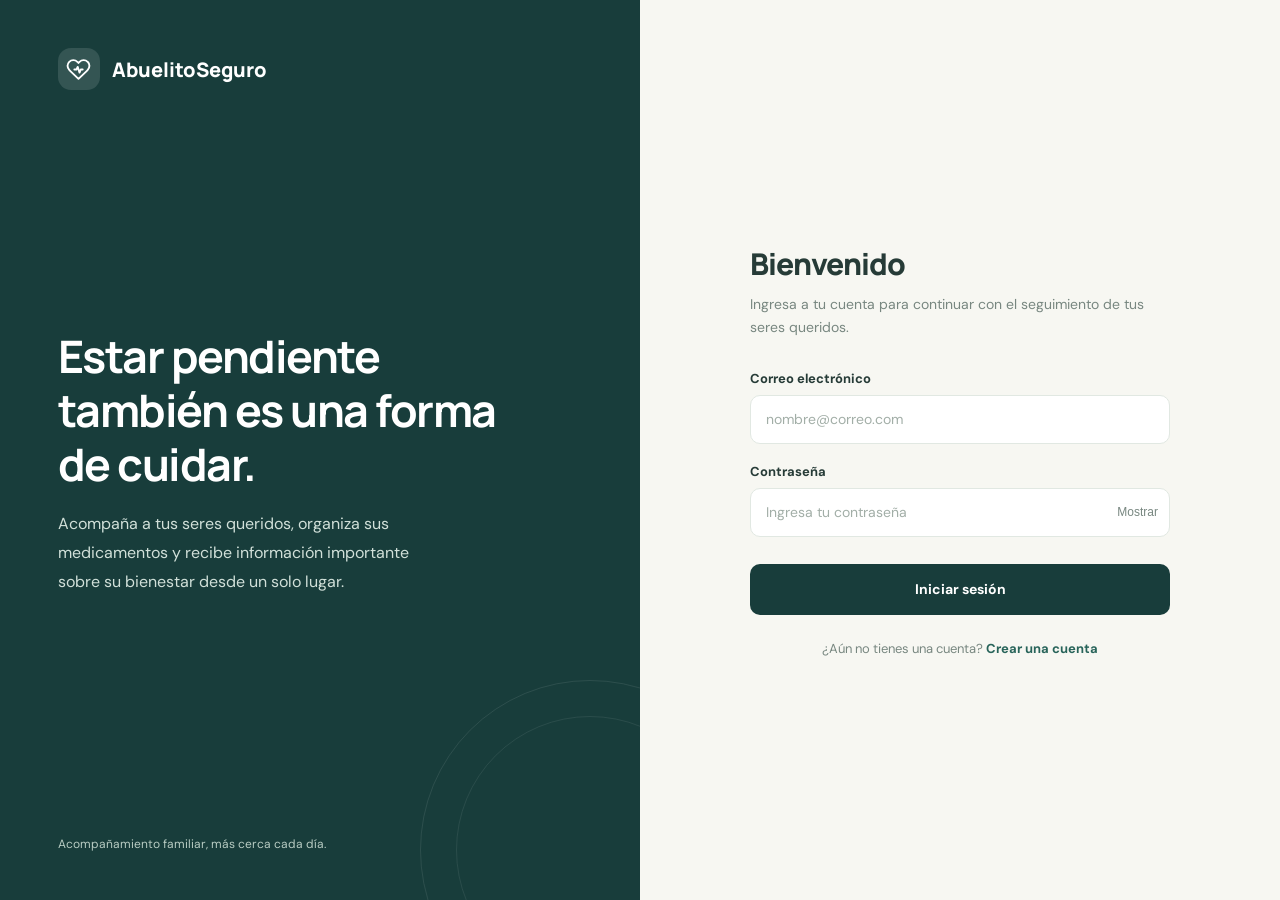
<file: frontend/index.html>
<!DOCTYPE html>
<html lang="es">
<head>
    <meta charset="UTF-8">
    <meta name="viewport" content="width=device-width, initial-scale=1.0">
    <meta name="theme-color" content="#183D3B">

    <title>Inicio | AbuelitoSeguro</title>

    <link rel="stylesheet" href="css/styles.css">
    <script src="js/api.js" defer></script>
    <script src="js/app.js" defer></script>
</head>

<body>

<div class="app-layout">

    <!-- NAVEGACIÓN LATERAL -->
    <aside class="sidebar" id="sidebar">

        <a href="index.html" class="brand-logo">
            <span class="brand-symbol" aria-hidden="true">
                <svg width="25" height="25" viewBox="0 0 24 24"
                     fill="none" stroke="currentColor"
                     stroke-width="1.8" stroke-linecap="round"
                     stroke-linejoin="round">
                    <path d="M20.8 4.6a5.5 5.5 0 0 0-7.8 0L12 5.7l-1.1-1.1a5.5 5.5 0 0 0-7.8 7.8l1.1 1.1L12 21l7.8-7.5 1.1-1.1a5.5 5.5 0 0 0-.1-7.8Z"/>
                    <path d="M8 12h2l1.2-2.5L13 15l1.2-3H16"/>
                </svg>
            </span>
            <span>AbuelitoSeguro</span>
        </a>

        <div class="sidebar-label">MENÚ PRINCIPAL</div>

        <nav class="main-nav">

            <button class="nav-item active" data-view="inicio">
                <span class="nav-icon">⌂</span>
                <span>Inicio</span>
            </button>

            <button class="nav-item" data-view="adultos">
                <span class="nav-icon">♧</span>
                <span>Adultos mayores</span>
            </button>

            <button class="nav-item" data-view="medicamentos">
                <span class="nav-icon">＋</span>
                <span>Medicamentos</span>
            </button>

            <button class="nav-item" data-view="actividad">
                <span class="nav-icon">◷</span>
                <span>Actividad</span>
            </button>

        </nav>

        <div class="sidebar-bottom">
            <div class="sidebar-user">
                <div class="user-avatar" id="user-avatar">F</div>
                <div class="user-details">
                    <strong id="sidebar-user-name">Familiar</strong>
                    <span>Cuenta familiar</span>
                </div>
            </div>

            <button class="logout-button" id="logout-button">
                <span>↪</span>
                Cerrar sesión
            </button>
        </div>

    </aside>

    <!-- CONTENIDO PRINCIPAL -->
    <main class="main-content">

        <header class="topbar">

            <button class="mobile-menu-button" id="mobile-menu-button"
                    aria-label="Abrir menú">
                ☰
            </button>

            <div class="breadcrumb">
                <span>AbuelitoSeguro</span>
                <span class="breadcrumb-separator">/</span>
                <strong id="page-title">Inicio</strong>
            </div>

            <div class="topbar-user">
                <span class="status-indicator"></span>
                <span>Panel familiar</span>
            </div>

        </header>

        <div class="page-container">

            <div id="app-message" class="app-message"
                 role="alert" aria-live="polite"></div>

            <!-- INICIO -->
            <section class="view active" id="view-inicio">

                <div class="welcome-section">
                    <div>
                        <span class="eyebrow">PANEL FAMILIAR</span>
                        <h1 id="welcome-title">Bienvenido</h1>
                        <p>
                            Aquí puedes consultar y organizar el
                            acompañamiento de tus seres queridos.
                        </p>
                    </div>

                    <div class="welcome-date" id="current-date"></div>
                </div>

                <div class="stats-grid">

                    <article class="stat-card">
                        <div class="stat-icon green">♧</div>
                        <div>
                            <span>Adultos registrados</span>
                            <strong id="stat-adults">—</strong>
                        </div>
                    </article>

                    <article class="stat-card">
                        <div class="stat-icon blue">＋</div>
                        <div>
                            <span>Medicamentos registrados</span>
                            <strong id="stat-medications">—</strong>
                        </div>
                    </article>

                    <article class="stat-card">
                        <div class="stat-icon orange">!</div>
                        <div>
                            <span>Alertas registradas</span>
                            <strong id="stat-alerts">—</strong>
                        </div>
                    </article>

                </div>

                <div class="content-grid">

                    <article class="panel-card adults-panel">
                        <div class="panel-heading">
                            <div>
                                <span class="eyebrow">SEGUIMIENTO</span>
                                <h2>Adultos mayores</h2>
                            </div>

                            <button class="text-button" data-view="adultos">
                                Ver todos →
                            </button>
                        </div>

                        <div id="home-adults-list" class="adult-list">
                            <div class="loading-state">Cargando información...</div>
                        </div>
                    </article>

                    <article class="panel-card">
                        <div class="panel-heading">
                            <div>
                                <span class="eyebrow">INFORMACIÓN</span>
                                <h2>Actividad reciente</h2>
                            </div>

                            <button class="text-button" data-view="actividad">
                                Ver actividad →
                            </button>
                        </div>

                        <div id="home-activity-list" class="activity-list">
                            <div class="empty-state">
                                Selecciona un adulto mayor para consultar su actividad.
                            </div>
                        </div>
                    </article>

                </div>

                <div class="quick-actions">
                    <div>
                        <span class="eyebrow">ACCESOS DIRECTOS</span>
                        <h2>¿Qué necesitas hacer?</h2>
                    </div>

                    <div class="quick-actions-list">
                        <button class="quick-action" data-view="adultos">
                            <span class="quick-action-icon">＋</span>
                            <span>
                                <strong>Registrar adulto</strong>
                                <small>Agregar un familiar al seguimiento</small>
                            </span>
                            <span class="action-arrow">→</span>
                        </button>

                        <button class="quick-action" data-view="medicamentos">
                            <span class="quick-action-icon">＋</span>
                            <span>
                                <strong>Registrar medicamento</strong>
                                <small>Organizar dosis y horarios</small>
                            </span>
                            <span class="action-arrow">→</span>
                        </button>
                    </div>
                </div>

            </section>

            <!-- ADULTOS MAYORES -->
            <section class="view" id="view-adultos">

                <div class="section-heading">
                    <div>
                        <span class="eyebrow">PERSONAS A TU CUIDADO</span>
                        <h1>Adultos mayores</h1>
                        <p>Administra el registro de las personas vinculadas a tu cuenta.</p>
                    </div>
                </div>

                <div class="panel-card form-panel">
                    <div class="panel-heading">
                        <div>
                            <h2>Registrar adulto mayor</h2>
                            <p>Ingresa sus datos de contacto.</p>
                        </div>
                    </div>

                    <form id="adult-form" class="inline-form">

                        <div class="form-group">
                            <label for="adult-name">Nombre completo</label>
                            <input type="text" id="adult-name"
                                   class="form-control"
                                   placeholder="Nombre del adulto mayor"
                                   maxlength="100" required>
                        </div>

                        <div class="form-group">
                            <label for="adult-phone">Número de celular</label>
                            <input type="tel" id="adult-phone"
                                   class="form-control"
                                   placeholder="519XXXXXXXX" required>
                        </div>

                        <button type="submit" class="primary-button"
                                id="adult-submit">
                            Registrar adulto
                        </button>

                    </form>
                </div>

                <div class="panel-card">
                    <div class="panel-heading">
                        <div>
                            <h2>Personas registradas</h2>
                            <p>Adultos mayores asociados a tu cuenta.</p>
                        </div>
                        <span class="count-label" id="adult-count">0 registrados</span>
                    </div>

                    <div id="adults-list" class="adult-list">
                        <div class="loading-state">Cargando información...</div>
                    </div>
                </div>

            </section>

            <!-- MEDICAMENTOS -->
            <section class="view" id="view-medicamentos">

                <div class="section-heading">
                    <div>
                        <span class="eyebrow">ORGANIZACIÓN DE TRATAMIENTOS</span>
                        <h1>Medicamentos</h1>
                        <p>Registra los medicamentos y horarios de cada adulto mayor.</p>
                    </div>
                </div>

                <div class="panel-card form-panel">

                    <div class="panel-heading">
                        <div>
                            <h2>Registrar medicamento</h2>
                            <p>Completa la información del medicamento.</p>
                        </div>
                    </div>

                    <form id="medication-form" class="form-grid">

                        <div class="form-group full-width">
                            <label for="med-adult">Adulto mayor</label>
                            <select id="med-adult" class="form-control" required>
                                <option value="">Selecciona un adulto</option>
                            </select>
                        </div>

                        <div class="form-group">
                            <label for="med-name">Nombre del medicamento</label>
                            <input type="text" id="med-name"
                                   class="form-control"
                                   placeholder="Ej. Paracetamol"
                                   required>
                        </div>

                        <div class="form-group">
                            <label for="med-dose">Dosis</label>
                            <input type="text" id="med-dose"
                                   class="form-control"
                                   placeholder="Ej. 500 mg"
                                   required>
                        </div>

                        <div class="form-group">
                            <label for="med-time">Horario</label>
                            <input type="time" id="med-time"
                                   class="form-control" required>
                        </div>

                        <div class="form-group form-submit">
                            <button type="submit" class="primary-button"
                                    id="medication-submit">
                                Registrar medicamento
                            </button>
                        </div>

                    </form>
                </div>

                <div class="panel-card">
                    <div class="panel-heading">
                        <div>
                            <h2>Medicamentos registrados</h2>
                            <p>Consulta los medicamentos asociados a cada persona.</p>
                        </div>
                    </div>

                    <div id="medications-list" class="medication-list">
                        <div class="empty-state">
                            Selecciona un adulto mayor para consultar sus medicamentos.
                        </div>
                    </div>
                </div>

            </section>

            <!-- ACTIVIDAD -->
            <section class="view" id="view-actividad">

                <div class="section-heading">
                    <div>
                        <span class="eyebrow">SEGUIMIENTO Y NOTIFICACIONES</span>
                        <h1>Actividad</h1>
                        <p>Consulta las confirmaciones, alertas y recordatorios registrados.</p>
                    </div>
                </div>

                <div class="panel-card">

                    <div class="activity-filter">
                        <div class="form-group">
                            <label for="activity-adult">Adulto mayor</label>
                            <select id="activity-adult" class="form-control">
                                <option value="">Selecciona un adulto</option>
                            </select>
                        </div>

                        <button class="primary-button" id="load-activity">
                            Consultar actividad
                        </button>
                    </div>

                    <div class="activity-tabs">
                        <button class="activity-tab active" data-activity="confirmaciones">
                            Confirmaciones
                        </button>
                        <button class="activity-tab" data-activity="alertas">
                            Alertas
                        </button>
                        <button class="activity-tab" data-activity="recordatorios">
                            Recordatorios
                        </button>
                    </div>

                    <div id="activity-results" class="activity-list">
                        <div class="empty-state">
                            Selecciona un adulto mayor para consultar su actividad.
                        </div>
                    </div>

                </div>

            </section>

            <footer class="app-footer">
                AbuelitoSeguro · Panel de acompañamiento familiar
            </footer>

        </div>

    </main>

</div>

<div class="mobile-overlay" id="mobile-overlay"></div>

</body>
</html>
</file>
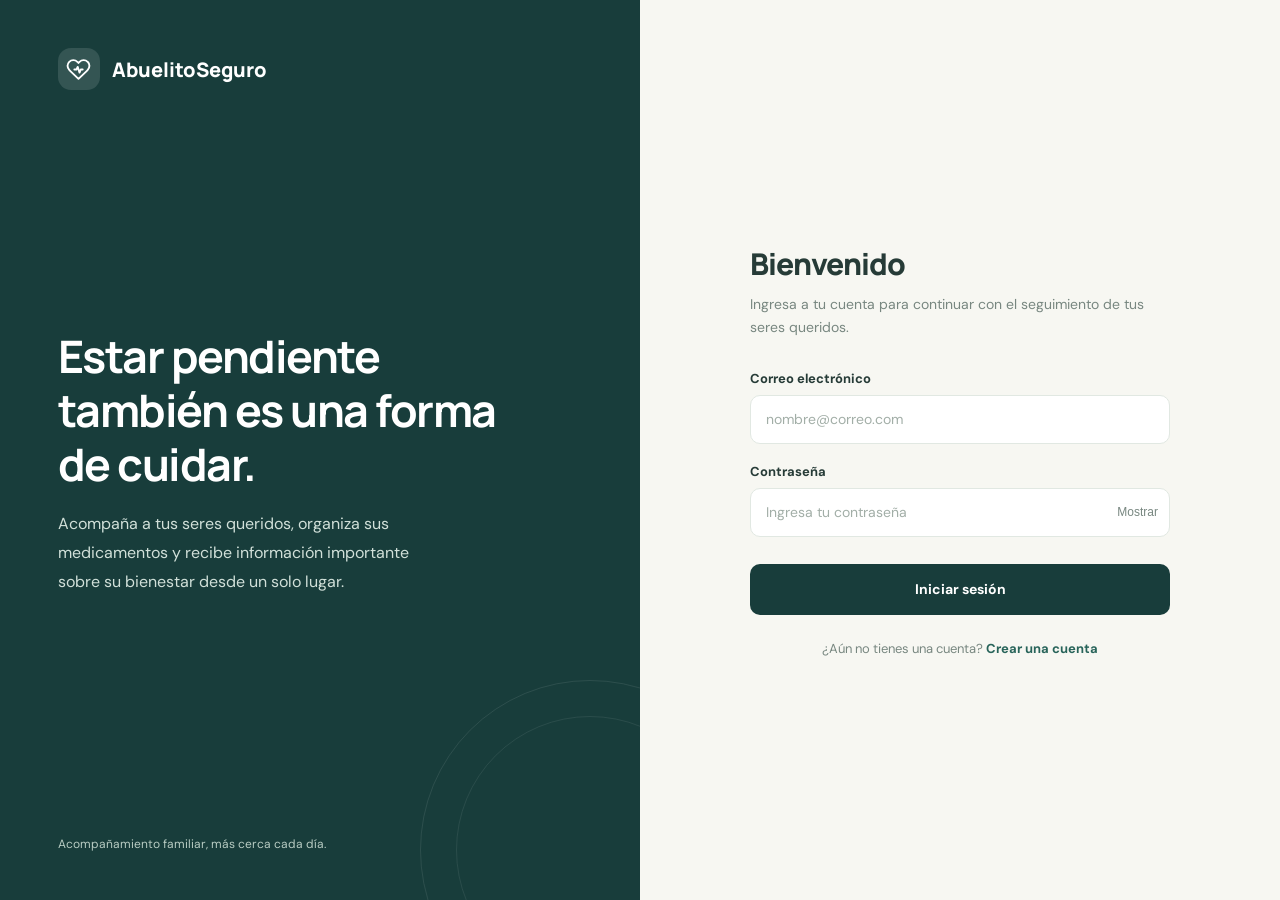
<file: frontend/login.html>
<!DOCTYPE html>
<html lang="es">
<head>
    <meta charset="UTF-8">
    <meta name="viewport" content="width=device-width, initial-scale=1.0">
    <meta name="theme-color" content="#183D3B">

    <title>Iniciar sesión | AbuelitoSeguro</title>

    <link rel="stylesheet" href="css/auth.css">
    <script src="js/auth.js" defer></script>
    <script src="js/api.js" defer></script>
</head>

<body>

    <main class="auth-layout">

        <!-- Panel de identidad -->
        <section class="auth-brand">

            <a href="login.html" class="brand-logo" style="color: white; text-decoration: none;">
                <span class="brand-symbol" aria-hidden="true">
                    <svg width="25" height="25" viewBox="0 0 24 24"
                         fill="none" stroke="currentColor"
                         stroke-width="1.8" stroke-linecap="round"
                         stroke-linejoin="round">
                        <path d="M20.8 4.6a5.5 5.5 0 0 0-7.8 0L12 5.7l-1.1-1.1a5.5 5.5 0 0 0-7.8 7.8l1.1 1.1L12 21l7.8-7.5 1.1-1.1a5.5 5.5 0 0 0-.1-7.8Z"/>
                        <path d="M8 12h2l1.2-2.5L13 15l1.2-3H16"/>
                    </svg>
                </span>
                <span>AbuelitoSeguro</span>
            </a>

            <div class="brand-content">
                <h1>Estar pendiente también es una forma de cuidar.</h1>

                <p>
                    Acompaña a tus seres queridos, organiza sus medicamentos
                    y recibe información importante sobre su bienestar
                    desde un solo lugar.
                </p>
            </div>

            <div class="brand-footer">
                Acompañamiento familiar, más cerca cada día.
            </div>

            <div class="brand-decoration"></div>

        </section>

        <!-- Formulario de acceso -->
        <section class="auth-main">

            <div class="auth-card">

                <div class="auth-heading">
                    <h2>Bienvenido</h2>
                    <p>
                        Ingresa a tu cuenta para continuar con el
                        seguimiento de tus seres queridos.
                    </p>
                </div>

                <div
                    id="auth-message"
                    class="auth-message"
                    role="alert"
                    aria-live="polite">
                </div>

                <form id="login-form">

                    <div class="form-group">
                        <label for="email">Correo electrónico</label>

                        <input
                            type="email"
                            id="email"
                            name="correo"
                            class="form-control"
                            placeholder="nombre@correo.com"
                            autocomplete="email"
                            required>
                    </div>

                    <div class="form-group">
                        <label for="password">Contraseña</label>

                        <div class="password-wrapper">
                            <input
                                type="password"
                                id="password"
                                name="password"
                                class="form-control"
                                placeholder="Ingresa tu contraseña"
                                autocomplete="current-password"
                                required>

                            <button
                                type="button"
                                class="password-toggle"
                                id="toggle-password"
                                aria-label="Mostrar contraseña"
                                aria-pressed="false">
                                Mostrar
                            </button>
                        </div>
                    </div>

                    <button
                        type="submit"
                        id="login-button"
                        class="auth-button">
                        Iniciar sesión
                    </button>

                </form>

                <div class="auth-switch">
                    ¿Aún no tienes una cuenta?
                    <a href="register.html">Crear una cuenta</a>
                </div>

            </div>

        </section>

    </main>

</body>
</html>
</file>
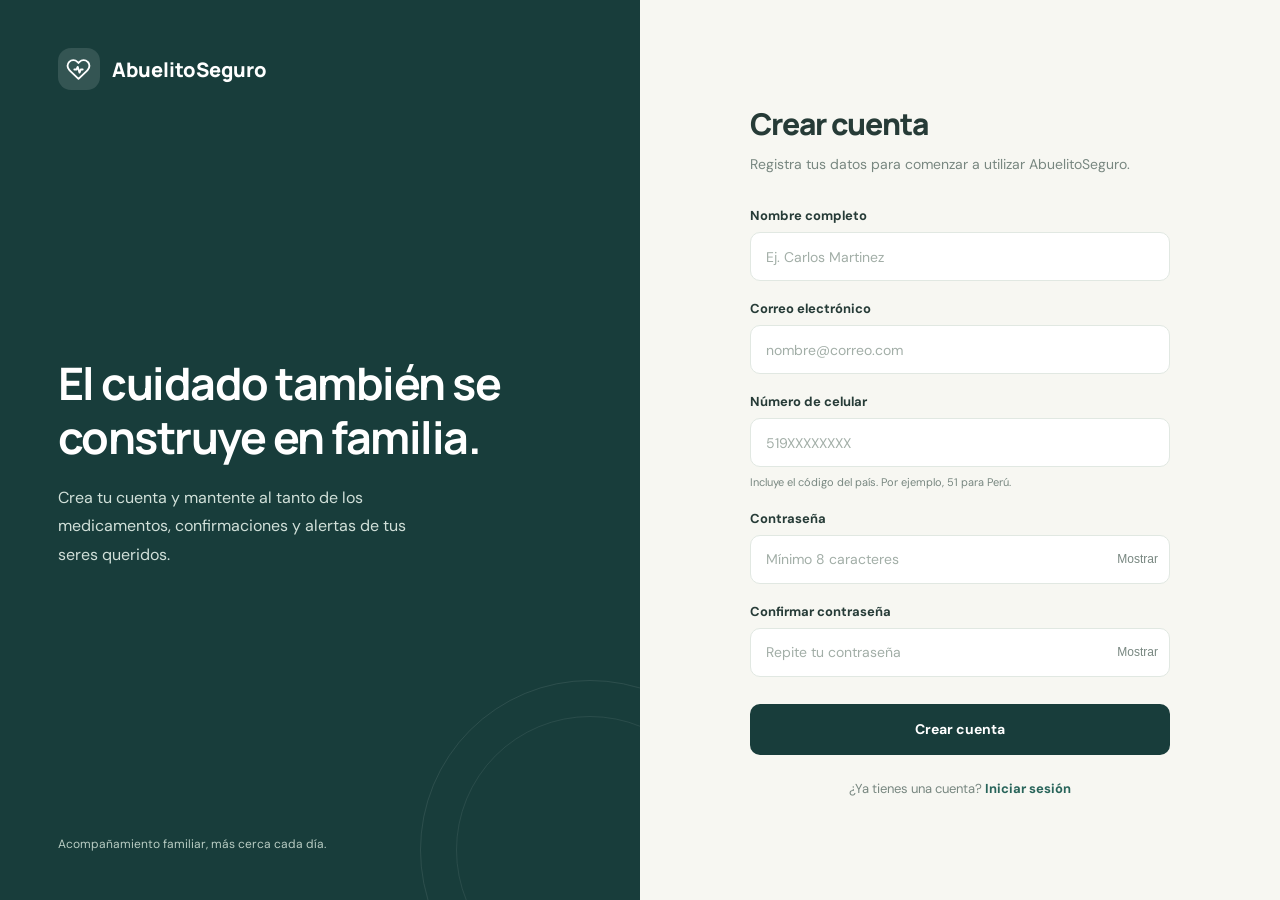
<file: frontend/register.html>
<!DOCTYPE html>
<html lang="es">
<head>
    <meta charset="UTF-8">
    <meta name="viewport" content="width=device-width, initial-scale=1.0">
    <meta name="theme-color" content="#183D3B">

    <title>Crear cuenta | AbuelitoSeguro</title>

    <link rel="stylesheet" href="css/auth.css">
    <script src="js/auth.js" defer></script>
    <script src="js/api.js" defer></script>
</head>

<body>

    <main class="auth-layout">

        <!-- Panel de identidad -->
        <section class="auth-brand">

            <a href="login.html" class="brand-logo" style="color: white; text-decoration: none;">
                <span class="brand-symbol" aria-hidden="true">
                    <svg width="25" height="25" viewBox="0 0 24 24"
                         fill="none" stroke="currentColor"
                         stroke-width="1.8" stroke-linecap="round"
                         stroke-linejoin="round">
                        <path d="M20.8 4.6a5.5 5.5 0 0 0-7.8 0L12 5.7l-1.1-1.1a5.5 5.5 0 0 0-7.8 7.8l1.1 1.1L12 21l7.8-7.5 1.1-1.1a5.5 5.5 0 0 0-.1-7.8Z"/>
                        <path d="M8 12h2l1.2-2.5L13 15l1.2-3H16"/>
                    </svg>
                </span>
                <span>AbuelitoSeguro</span>
            </a>

            <div class="brand-content">
                <h1>El cuidado también se construye en familia.</h1>

                <p>
                    Crea tu cuenta y mantente al tanto de los
                    medicamentos, confirmaciones y alertas
                    de tus seres queridos.
                </p>
            </div>

            <div class="brand-footer">
                Acompañamiento familiar, más cerca cada día.
            </div>

            <div class="brand-decoration"></div>

        </section>

        <!-- Formulario de registro -->
        <section class="auth-main">

            <div class="auth-card">

                <div class="auth-heading">
                    <h2>Crear cuenta</h2>
                    <p>
                        Registra tus datos para comenzar a utilizar
                        AbuelitoSeguro.
                    </p>
                </div>

                <div
                    id="auth-message"
                    class="auth-message"
                    role="alert"
                    aria-live="polite">
                </div>

                <form id="register-form">

                    <div class="form-group">
                        <label for="nombre">Nombre completo</label>

                        <input
                            type="text"
                            id="nombre"
                            name="nombre"
                            class="form-control"
                            placeholder="Ej. Carlos Martinez"
                            autocomplete="name"
                            maxlength="100"
                            required>
                    </div>

                    <div class="form-group">
                        <label for="correo">Correo electrónico</label>

                        <input
                            type="email"
                            id="correo"
                            name="correo"
                            class="form-control"
                            placeholder="nombre@correo.com"
                            autocomplete="email"
                            required>
                    </div>

                    <div class="form-group">
                        <label for="telefono">Número de celular</label>

                        <input
                            type="tel"
                            id="telefono"
                            name="telefono"
                            class="form-control"
                            placeholder="519XXXXXXXX"
                            autocomplete="tel"
                            required>

                        <p class="form-note">
                            Incluye el código del país. Por ejemplo,
                            51 para Perú.
                        </p>
                    </div>

                    <div class="form-group">
                        <label for="password">Contraseña</label>

                        <div class="password-wrapper">
                            <input
                                type="password"
                                id="password"
                                name="password"
                                class="form-control"
                                placeholder="Mínimo 8 caracteres"
                                autocomplete="new-password"
                                minlength="8"
                                required>

                            <button
                                type="button"
                                class="password-toggle"
                                id="toggle-password"
                                aria-label="Mostrar contraseña"
                                aria-pressed="false">
                                Mostrar
                            </button>
                        </div>
                    </div>

                    <div class="form-group">
                        <label for="confirmar-password">
                            Confirmar contraseña
                        </label>

                        <div class="password-wrapper">
                            <input
                                type="password"
                                id="confirmar-password"
                                name="confirmar-password"
                                class="form-control"
                                placeholder="Repite tu contraseña"
                                autocomplete="new-password"
                                minlength="8"
                                required>

                            <button
                                type="button"
                                class="password-toggle"
                                id="toggle-confirm-password"
                                aria-label="Mostrar confirmación de contraseña"
                                aria-pressed="false">
                                Mostrar
                            </button>
                        </div>
                    </div>

                    <button
                        type="submit"
                        id="register-button"
                        class="auth-button">
                        Crear cuenta
                    </button>

                </form>

                <div class="auth-switch">
                    ¿Ya tienes una cuenta?
                    <a href="login.html">Iniciar sesión</a>
                </div>

            </div>

        </section>

    </main>

</body>
</html>
</file>
<file: frontend/css/styles.css>
@import url('https://fonts.googleapis.com/css2?family=DM+Sans:wght@400;500;600;700&family=Manrope:wght@400;500;600;700;800&display=swap');

:root {
    --green-dark: #183D3B;
    --green: #28645A;
    --green-light: #E8F0EA;
    --cream: #F7F7F2;
    --white: #FFFFFF;
    --text: #263B37;
    --muted: #788780;
    --border: #E1E8E2;
    --orange: #B87935;
    --blue: #527A9C;
    --red: #B64242;
    --radius: 14px;
    --sidebar-width: 258px;
}

* {
    margin: 0;
    padding: 0;
    box-sizing: border-box;
}

body {
    min-height: 100vh;
    background: var(--cream);
    color: var(--text);
    font-family: 'DM Sans', sans-serif;
}

button, input, select {
    font: inherit;
}

button {
    cursor: pointer;
}

.app-layout {
    min-height: 100vh;
}

/* SIDEBAR */

.sidebar {
    width: var(--sidebar-width);
    height: 100vh;
    position: fixed;
    top: 0;
    left: 0;
    z-index: 20;
    background: var(--green-dark);
    color: white;
    padding: 30px 20px 20px;
    display: flex;
    flex-direction: column;
}

.brand-logo {
    display: flex;
    align-items: center;
    gap: 12px;
    color: white;
    text-decoration: none;
    font-family: 'Manrope', sans-serif;
    font-size: 19px;
    font-weight: 800;
    padding: 0 7px;
}

.brand-symbol {
    width: 42px;
    height: 42px;
    background: rgba(255,255,255,.12);
    border-radius: 13px;
    display: grid;
    place-items: center;
}

.sidebar-label {
    color: #9FB9AE;
    font-size: 10px;
    font-weight: 700;
    letter-spacing: 1.2px;
    margin: 55px 10px 15px;
}

.main-nav {
    display: flex;
    flex-direction: column;
    gap: 7px;
}

.nav-item {
    width: 100%;
    display: flex;
    align-items: center;
    gap: 13px;
    padding: 13px 14px;
    border: none;
    border-radius: 10px;
    color: #D0DED7;
    background: transparent;
    text-align: left;
    font-size: 13px;
    font-weight: 600;
    transition: .2s;
}

.nav-item:hover,
.nav-item.active {
    color: white;
    background: rgba(255,255,255,.12);
}

.nav-icon {
    width: 23px;
    text-align: center;
    font-size: 20px;
}

.sidebar-bottom {
    margin-top: auto;
}

.sidebar-user {
    display: flex;
    align-items: center;
    gap: 11px;
    padding: 15px 5px;
    border-top: 1px solid rgba(255,255,255,.13);
}

.user-avatar {
    width: 38px;
    height: 38px;
    flex-shrink: 0;
    display: grid;
    place-items: center;
    background: #DCE9DF;
    color: var(--green-dark);
    border-radius: 50%;
    font-weight: 800;
}

.user-details {
    display: flex;
    flex-direction: column;
    gap: 3px;
    min-width: 0;
}

.user-details strong {
    font-size: 12px;
    overflow: hidden;
    text-overflow: ellipsis;
    white-space: nowrap;
}

.user-details span {
    color: #B8CCC3;
    font-size: 11px;
}

.logout-button {
    width: 100%;
    padding: 11px;
    border: 1px solid rgba(255,255,255,.15);
    border-radius: 9px;
    background: transparent;
    color: #D0DED7;
    font-size: 12px;
    text-align: left;
}

.logout-button:hover {
    background: rgba(255,255,255,.1);
    color: white;
}

/* CONTENIDO */

.main-content {
    margin-left: var(--sidebar-width);
    min-height: 100vh;
}

.topbar {
    height: 70px;
    background: var(--white);
    border-bottom: 1px solid var(--border);
    display: flex;
    align-items: center;
    justify-content: space-between;
    padding: 0 42px;
}

.breadcrumb {
    display: flex;
    align-items: center;
    gap: 10px;
    font-size: 12px;
    color: var(--muted);
}

.breadcrumb strong {
    color: var(--text);
}

.breadcrumb-separator {
    color: #BBC5BE;
}

.topbar-user {
    display: flex;
    align-items: center;
    gap: 9px;
    font-size: 12px;
    color: var(--muted);
}

.status-indicator {
    width: 8px;
    height: 8px;
    border-radius: 50%;
    background: #5B9B70;
}

.page-container {
    max-width: 1440px;
    margin: 0 auto;
    padding: 38px 42px 25px;
}

.view {
    display: none;
}

.view.active {
    display: block;
}

.welcome-section,
.section-heading {
    display: flex;
    justify-content: space-between;
    align-items: flex-end;
    gap: 20px;
    margin-bottom: 30px;
}

.eyebrow {
    display: block;
    color: var(--green);
    font-size: 10px;
    font-weight: 800;
    letter-spacing: 1.3px;
    margin-bottom: 10px;
}

h1, h2 {
    font-family: 'Manrope', sans-serif;
    letter-spacing: -.6px;
}

.welcome-section h1,
.section-heading h1 {
    font-size: 30px;
    font-weight: 800;
    margin-bottom: 9px;
}

.welcome-section p,
.section-heading p {
    color: var(--muted);
    font-size: 13px;
    line-height: 1.7;
}

.welcome-date {
    color: var(--muted);
    font-size: 12px;
    white-space: nowrap;
    padding-bottom: 5px;
}

/* TARJETAS DE RESUMEN */

.stats-grid {
    display: grid;
    grid-template-columns: repeat(3, minmax(0, 1fr));
    gap: 17px;
    margin-bottom: 22px;
}

.stat-card {
    min-height: 108px;
    display: flex;
    align-items: center;
    gap: 16px;
    padding: 21px;
    background: white;
    border: 1px solid var(--border);
    border-radius: var(--radius);
}

.stat-icon {
    width: 45px;
    height: 45px;
    flex-shrink: 0;
    display: grid;
    place-items: center;
    border-radius: 12px;
    font-size: 22px;
    font-weight: 700;
}

.stat-icon.green {
    background: var(--green-light);
    color: var(--green);
}

.stat-icon.blue {
    background: #EAF0F6;
    color: var(--blue);
}

.stat-icon.orange {
    background: #F8EFE3;
    color: var(--orange);
}

.stat-card div:last-child {
    display: flex;
    flex-direction: column;
    gap: 5px;
}

.stat-card span {
    font-size: 11px;
    color: var(--muted);
}

.stat-card strong {
    font-family: 'Manrope', sans-serif;
    font-size: 25px;
}

/* PANELES */

.content-grid {
    display: grid;
    grid-template-columns: 1.1fr .9fr;
    gap: 18px;
    margin-bottom: 22px;
}

.panel-card {
    background: white;
    border: 1px solid var(--border);
    border-radius: var(--radius);
    padding: 23px;
    margin-bottom: 20px;
    min-width: 0;
}

.panel-heading {
    display: flex;
    justify-content: space-between;
    align-items: center;
    gap: 15px;
    margin-bottom: 20px;
}

.panel-heading h2 {
    font-size: 17px;
    margin-bottom: 5px;
}

.panel-heading p {
    font-size: 12px;
    color: var(--muted);
}

.text-button {
    border: none;
    background: transparent;
    color: var(--green);
    font-size: 12px;
    font-weight: 700;
    white-space: nowrap;
}

.text-button:hover {
    text-decoration: underline;
}

.count-label {
    padding: 7px 10px;
    border-radius: 20px;
    background: var(--green-light);
    color: var(--green);
    font-size: 11px;
    font-weight: 700;
}

/* LISTAS */

.adult-list,
.activity-list,
.medication-list {
    display: flex;
    flex-direction: column;
}

.adult-item,
.medication-item,
.activity-item {
    display: flex;
    align-items: center;
    justify-content: space-between;
    gap: 12px;
    padding: 14px 0;
    border-bottom: 1px solid #EDF0EC;
}

.adult-item:last-child,
.medication-item:last-child,
.activity-item:last-child {
    border-bottom: none;
}

.adult-item-main,
.medication-item-main {
    display: flex;
    align-items: center;
    gap: 12px;
    min-width: 0;
}

.adult-avatar {
    width: 40px;
    height: 40px;
    flex-shrink: 0;
    border-radius: 12px;
    background: var(--green-light);
    color: var(--green);
    display: grid;
    place-items: center;
    font-weight: 800;
}

.item-information {
    min-width: 0;
}

.item-information strong {
    display: block;
    font-size: 13px;
    overflow-wrap: anywhere;
}

.item-information span {
    display: block;
    color: var(--muted);
    font-size: 11px;
    margin-top: 5px;
}

.item-tag {
    color: var(--green);
    background: var(--green-light);
    border-radius: 20px;
    padding: 6px 9px;
    font-size: 10px;
    white-space: nowrap;
}

.activity-item {
    align-items: flex-start;
}

.activity-marker {
    width: 9px;
    height: 9px;
    flex-shrink: 0;
    border-radius: 50%;
    margin-top: 5px;
    background: var(--green);
}

.activity-copy {
    flex: 1;
    min-width: 0;
}

.activity-copy strong {
    display: block;
    font-size: 12px;
    line-height: 1.5;
    overflow-wrap: anywhere;
}

.activity-copy span {
    display: block;
    color: var(--muted);
    font-size: 11px;
    margin-top: 4px;
}

.activity-date {
    color: var(--muted);
    font-size: 10px;
    white-space: nowrap;
}

.status-tag {
    display: inline-block;
    padding: 5px 8px;
    border-radius: 20px;
    background: #EEF2EF;
    color: var(--muted);
    font-size: 10px;
    font-weight: 700;
}

.status-tag.alert {
    background: #FCECEC;
    color: var(--red);
}

.status-tag.confirmed {
    background: var(--green-light);
    color: var(--green);
}

/* ACCESOS DIRECTOS */

.quick-actions {
    margin-top: 30px;
}

.quick-actions h2 {
    font-size: 19px;
}

.quick-actions-list {
    display: grid;
    grid-template-columns: 1fr 1fr;
    gap: 14px;
    margin-top: 17px;
}

.quick-action {
    display: flex;
    align-items: center;
    gap: 13px;
    padding: 17px;
    border: 1px solid var(--border);
    border-radius: 12px;
    background: white;
    color: var(--text);
    text-align: left;
    transition: .2s;
}

.quick-action:hover {
    border-color: #A7BDB0;
    transform: translateY(-2px);
}

.quick-action-icon {
    width: 38px;
    height: 38px;
    display: grid;
    place-items: center;
    flex-shrink: 0;
    border-radius: 10px;
    background: var(--green-light);
    color: var(--green);
    font-size: 21px;
}

.quick-action > span:nth-child(2) {
    flex: 1;
    min-width: 0;
}

.quick-action strong,
.quick-action small {
    display: block;
}

.quick-action strong {
    font-size: 12px;
}

.quick-action small {
    margin-top: 5px;
    font-size: 10px;
    color: var(--muted);
}

.action-arrow {
    color: var(--green);
    font-size: 18px;
}

/* FORMULARIOS */

.form-panel {
    margin-top: 20px;
}

.inline-form {
    display: grid;
    grid-template-columns: 1fr 1fr auto;
    align-items: end;
    gap: 16px;
}

.form-grid {
    display: grid;
    grid-template-columns: 1fr 1fr;
    gap: 16px;
}

.form-group {
    min-width: 0;
    margin-bottom: 0;
}

.form-group label {
    display: block;
    font-size: 12px;
    font-weight: 700;
    margin-bottom: 8px;
}

.form-control {
    width: 100%;
    height: 46px;
    padding: 0 13px;
    border: 1px solid var(--border);
    border-radius: 9px;
    background: white;
    color: var(--text);
    font-family: inherit;
    font-size: 13px;
    outline: none;
    transition: .2s;
}

.form-control::placeholder {
    color: #A2AEA7;
}

.form-control:focus {
    border-color: var(--green);
    box-shadow: 0 0 0 3px rgba(40,100,90,.09);
}

.primary-button {
    min-height: 46px;
    padding: 0 19px;
    border: none;
    border-radius: 9px;
    background: var(--green-dark);
    color: white;
    font-size: 12px;
    font-weight: 700;
    transition: .2s;
}

.primary-button:hover {
    background: var(--green);
}

.primary-button:disabled {
    opacity: .6;
    cursor: wait;
}

.full-width {
    grid-column: 1 / -1;
}

.form-submit {
    display: flex;
    align-items: end;
}

.form-submit .primary-button {
    width: 100%;
}

.loading-state,
.empty-state {
    padding: 24px 12px;
    text-align: center;
    color: var(--muted);
    font-size: 12px;
    line-height: 1.6;
}

.empty-state {
    border: 1px dashed var(--border);
    border-radius: 10px;
}

/* ACTIVIDAD */

.activity-filter {
    display: flex;
    align-items: end;
    gap: 14px;
    max-width: 650px;
}

.activity-filter .form-group {
    flex: 1;
}

.activity-tabs {
    display: flex;
    gap: 22px;
    border-bottom: 1px solid var(--border);
    margin: 25px 0 8px;
    overflow-x: auto;
}

.activity-tab {
    padding: 12px 2px;
    background: transparent;
    border: none;
    border-bottom: 2px solid transparent;
    color: var(--muted);
    font-size: 12px;
    font-weight: 700;
    white-space: nowrap;
}

.activity-tab.active {
    color: var(--green);
    border-bottom-color: var(--green);
}

/* MENSAJES Y PIE */

.app-message {
    display: none;
    padding: 12px 15px;
    margin-bottom: 20px;
    border-radius: 9px;
    font-size: 12px;
    line-height: 1.5;
}

.app-message.error {
    display: block;
    color: #9F3030;
    background: #FCECEC;
}

.app-message.success {
    display: block;
    color: #28634B;
    background: #E7F2EA;
}

.app-footer {
    margin-top: 40px;
    padding: 18px 0;
    border-top: 1px solid var(--border);
    color: var(--muted);
    font-size: 10px;
}

.mobile-menu-button,
.mobile-overlay {
    display: none;
}

/* RESPONSIVE */

@media (max-width: 1100px) {
    .page-container {
        padding: 30px 25px;
    }

    .topbar {
        padding: 0 25px;
    }

    .content-grid {
        grid-template-columns: 1fr;
    }

    .inline-form {
        grid-template-columns: 1fr 1fr;
    }

    .inline-form .primary-button {
        grid-column: 1 / -1;
    }
}

@media (max-width: 760px) {
    :root {
        --sidebar-width: 0px;
    }

    .sidebar {
        width: 270px;
        transform: translateX(-100%);
        transition: transform .25s ease;
    }

    .sidebar.open {
        transform: translateX(0);
    }

    .main-content {
        margin-left: 0;
        padding-bottom: 65px;
    }

    .topbar {
        height: 62px;
        padding: 0 17px;
        gap: 12px;
    }

    .mobile-menu-button {
        display: block;
        border: none;
        background: transparent;
        color: var(--green-dark);
        font-size: 22px;
    }

    .topbar-user {
        font-size: 10px;
    }

    .page-container {
        padding: 27px 17px;
    }

    .welcome-section,
    .section-heading {
        align-items: flex-start;
        flex-direction: column;
        gap: 10px;
    }

    .welcome-section h1,
    .section-heading h1 {
        font-size: 25px;
    }

    .welcome-date {
        padding: 0;
    }

    .stats-grid {
        grid-template-columns: 1fr;
        gap: 10px;
    }

    .stat-card {
        min-height: 85px;
        padding: 15px;
    }

    .content-grid {
        gap: 0;
    }

    .panel-card {
        padding: 17px;
    }

    .quick-actions-list {
        grid-template-columns: 1fr;
    }

    .inline-form,
    .form-grid {
        grid-template-columns: 1fr;
    }

    .full-width {
        grid-column: auto;
    }

    .inline-form .primary-button {
        grid-column: auto;
    }

    .activity-filter {
        flex-direction: column;
        align-items: stretch;
    }

    .activity-filter .primary-button {
        width: 100%;
    }

    .panel-heading {
        align-items: flex-start;
    }

    .activity-date {
        white-space: normal;
        text-align: right;
    }

    .mobile-overlay {
        position: fixed;
        inset: 0;
        z-index: 15;
        background: rgba(15,30,26,.4);
    }

    .mobile-overlay.active {
        display: block;
    }

    .app-footer {
        margin-top: 25px;
    }
}


/* BOTÓN PARA ATENDER ALERTAS */

.alert-action-button {
    padding: 9px 13px;
    border: 1px solid var(--green);
    border-radius: 8px;
    background: white;
    color: var(--green);
    font-size: 11px;
    font-weight: 700;
    white-space: nowrap;
    transition: .2s;
}

.alert-action-button:hover {
    background: var(--green-light);
}

.alert-action-button:disabled {
    opacity: .6;
    cursor: wait;
}

@media (max-width: 760px) {
    .alert-action-button {
        margin-left: 21px;
    }
}
</file>
<file: frontend/css/auth.css>
@import url('https://fonts.googleapis.com/css2?family=DM+Sans:wght@400;500;600;700&family=Manrope:wght@400;500;600;700;800&display=swap');

:root {
    --green-dark: #183D3B;
    --green: #28645A;
    --green-light: #E8F0EA;
    --cream: #F7F7F2;
    --white: #FFFFFF;
    --text: #263B37;
    --muted: #788780;
    --border: #E1E8E2;
    --error: #B64242;
    --radius: 14px;
}

* {
    margin: 0;
    padding: 0;
    box-sizing: border-box;
}

body {
    min-height: 100vh;
    background: var(--cream);
    color: var(--text);
    font-family: 'DM Sans', sans-serif;
}

.auth-layout {
    min-height: 100vh;
    display: grid;
    grid-template-columns: 1fr 1fr;
}

.auth-brand {
    background: var(--green-dark);
    color: white;
    padding: 48px 9%;
    display: flex;
    flex-direction: column;
    justify-content: space-between;
    position: relative;
    overflow: hidden;
}

.brand-logo {
    display: flex;
    align-items: center;
    gap: 12px;
    font-family: 'Manrope', sans-serif;
    font-size: 20px;
    font-weight: 800;
}

.brand-symbol {
    width: 42px;
    height: 42px;
    background: rgba(255,255,255,.12);
    border-radius: 13px;
    display: grid;
    place-items: center;
    font-size: 23px;
}

.brand-content {
    max-width: 480px;
    position: relative;
    z-index: 1;
}

.brand-content h1 {
    font-family: 'Manrope', sans-serif;
    font-size: clamp(32px, 3.5vw, 48px);
    line-height: 1.2;
    margin-bottom: 20px;
    letter-spacing: -1.5px;
}

.brand-content p {
    color: #D1E0D9;
    font-size: 16px;
    line-height: 1.8;
    max-width: 390px;
}

.brand-decoration {
    width: 340px;
    height: 340px;
    border: 1px solid rgba(255,255,255,.09);
    border-radius: 50%;
    position: absolute;
    right: -120px;
    bottom: -120px;
}

.brand-decoration::before {
    content: "";
    position: absolute;
    inset: 35px;
    border: 1px solid rgba(255,255,255,.08);
    border-radius: 50%;
}

.brand-footer {
    color: #B8CCC3;
    font-size: 12px;
}

.auth-main {
    display: flex;
    align-items: center;
    justify-content: center;
    padding: 48px 24px;
}

.auth-card {
    width: 100%;
    max-width: 420px;
}

.auth-heading {
    margin-bottom: 32px;
}

.auth-heading h2 {
    font-family: 'Manrope', sans-serif;
    font-size: 30px;
    font-weight: 800;
    letter-spacing: -1px;
    margin-bottom: 9px;
}

.auth-heading p {
    color: var(--muted);
    font-size: 14px;
    line-height: 1.6;
}

.form-group {
    margin-bottom: 19px;
}

.form-group label {
    display: block;
    font-size: 13px;
    font-weight: 700;
    margin-bottom: 8px;
}

.form-control {
    width: 100%;
    height: 49px;
    border: 1px solid var(--border);
    border-radius: 10px;
    padding: 0 15px;
    font-family: inherit;
    font-size: 14px;
    background: white;
    color: var(--text);
    outline: none;
    transition: border-color .2s, box-shadow .2s;
}

.form-control::placeholder {
    color: #A2AEA7;
}

.form-control:focus {
    border-color: var(--green);
    box-shadow: 0 0 0 3px rgba(40,100,90,.10);
}

.form-control.invalid {
    border-color: var(--error);
}

.password-wrapper {
    position: relative;
}

.password-wrapper .form-control {
    padding-right: 52px;
}

.password-toggle {
    position: absolute;
    right: 12px;
    top: 50%;
    transform: translateY(-50%);
    border: none;
    background: none;
    color: var(--muted);
    cursor: pointer;
    font-size: 12px;
}

.auth-button {
    width: 100%;
    height: 51px;
    border: none;
    border-radius: 10px;
    background: var(--green-dark);
    color: white;
    font-family: inherit;
    font-size: 14px;
    font-weight: 700;
    cursor: pointer;
    transition: background .2s, transform .2s;
    margin-top: 8px;
}

.auth-button:hover {
    background: var(--green);
}

.auth-button:disabled {
    opacity: .65;
    cursor: wait;
}

.auth-message {
    display: none;
    padding: 12px 14px;
    margin-bottom: 18px;
    border-radius: 9px;
    font-size: 13px;
    line-height: 1.5;
}

.auth-message.error {
    display: block;
    color: #9F3030;
    background: #FCECEC;
}

.auth-message.success {
    display: block;
    color: #28634B;
    background: #E7F2EA;
}

.auth-switch {
    margin-top: 25px;
    text-align: center;
    font-size: 13px;
    color: var(--muted);
}

.auth-switch a {
    color: var(--green);
    font-weight: 700;
    text-decoration: none;
}

.auth-switch a:hover {
    text-decoration: underline;
}

.form-note {
    font-size: 11px;
    color: var(--muted);
    margin-top: 7px;
    line-height: 1.5;
}

@media (max-width: 760px) {
    .auth-layout {
        grid-template-columns: 1fr;
    }

    .auth-brand {
        min-height: 190px;
        padding: 25px 7%;
    }

    .brand-content {
        margin-top: 35px;
    }

    .brand-content h1 {
        font-size: 27px;
        margin-bottom: 8px;
    }

    .brand-content p {
        font-size: 13px;
    }

    .brand-footer {
        display: none;
    }

    .auth-main {
        padding: 38px 24px;
        align-items: flex-start;
    }

    .auth-heading h2 {
        font-size: 26px;
    }
}
</file>
